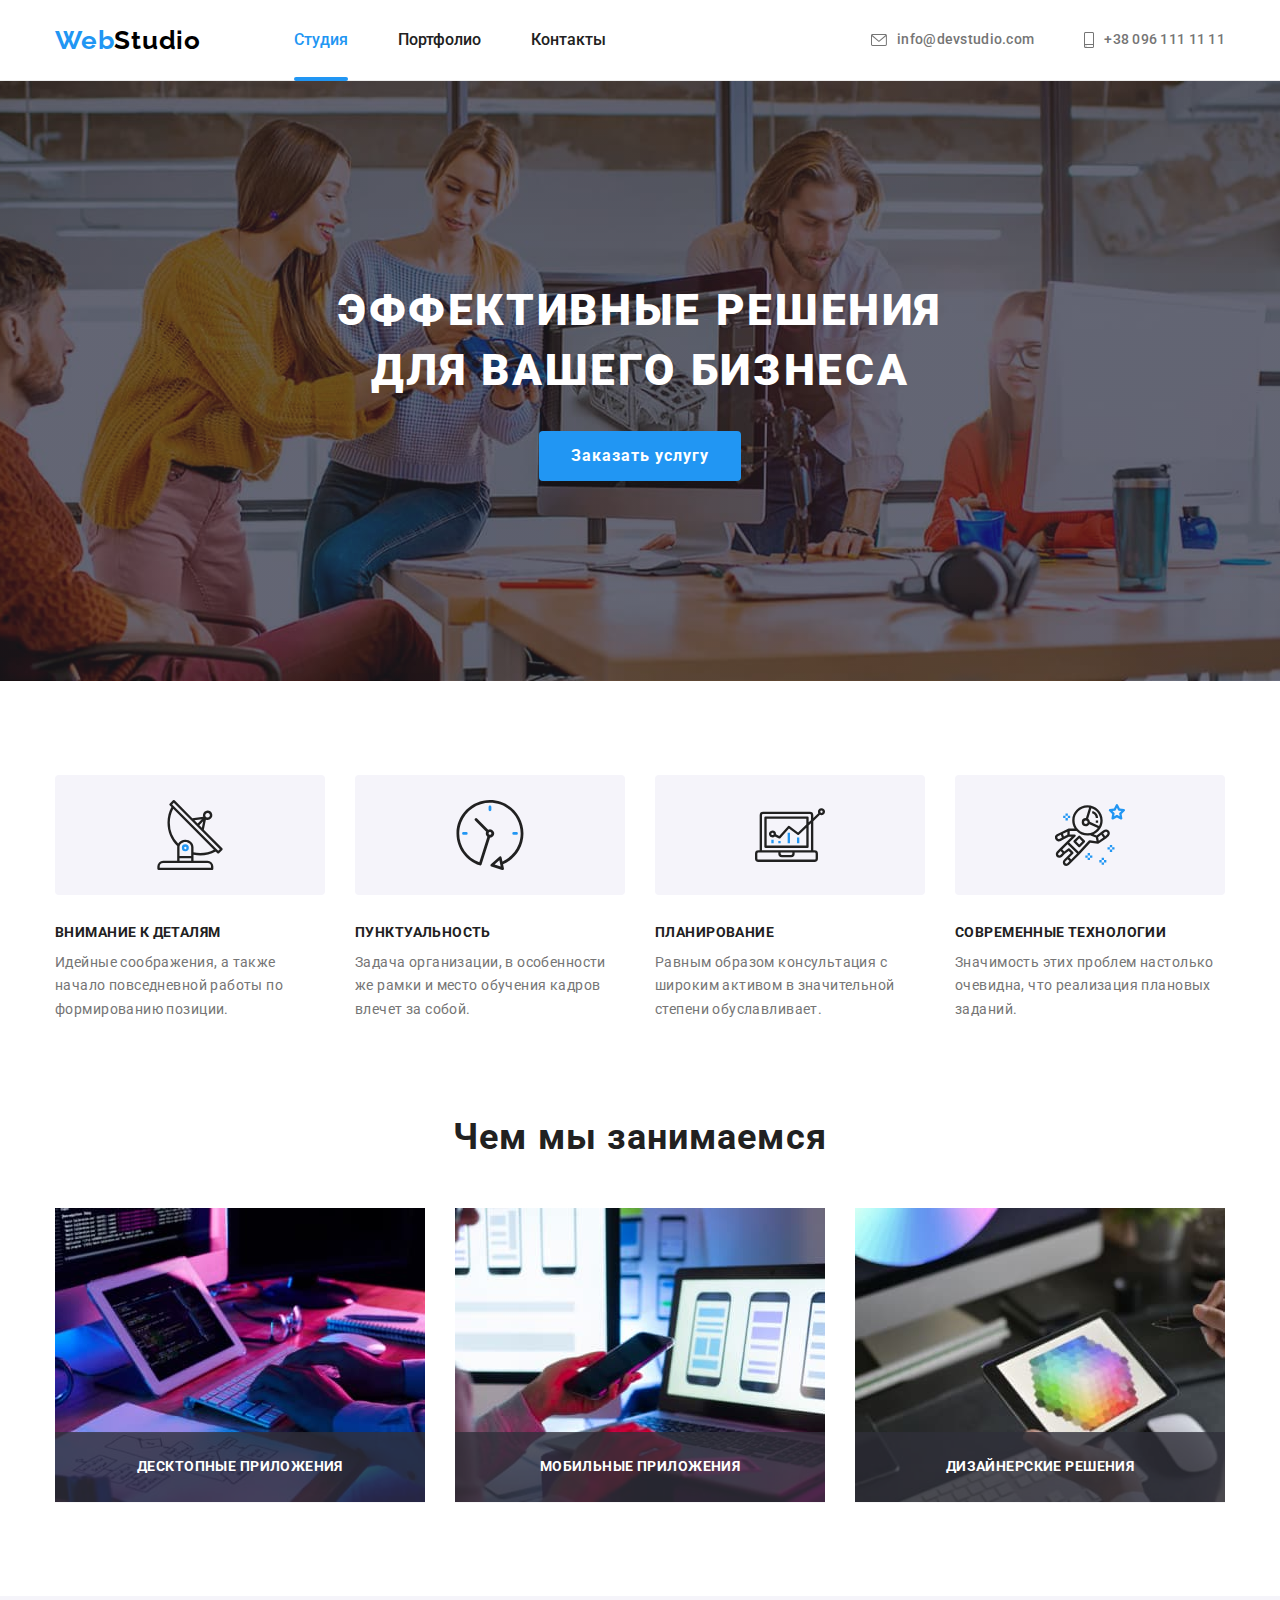
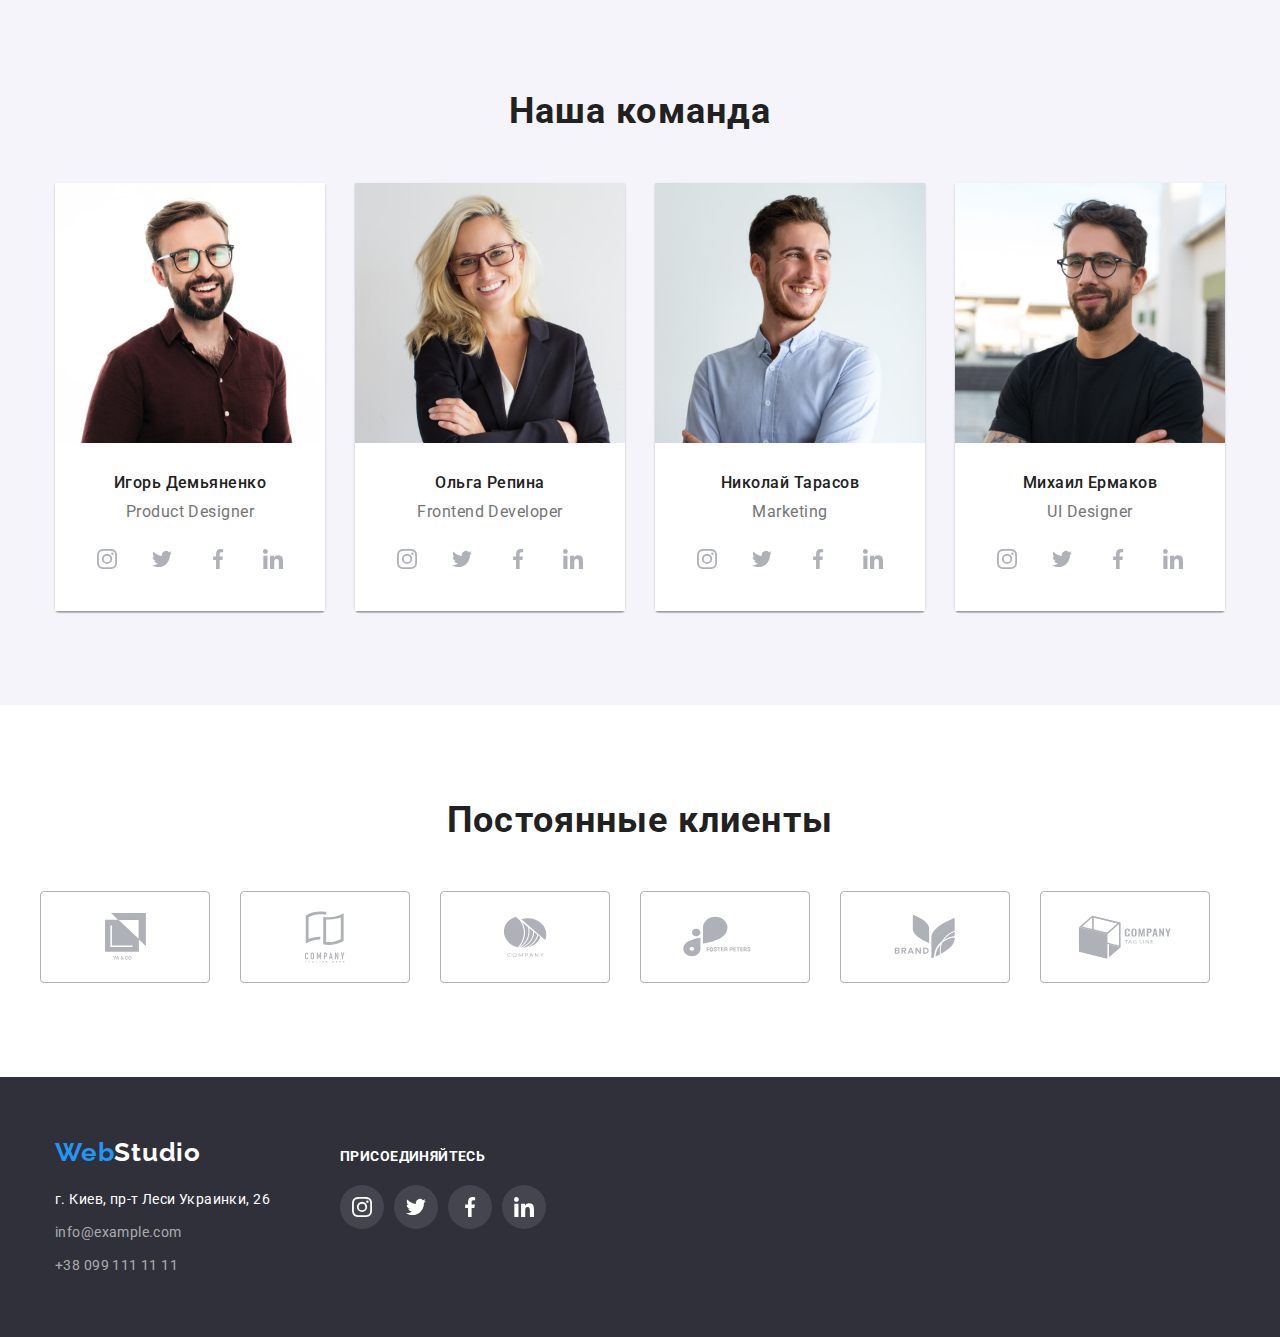
<file: index.html>
<!DOCTYPE html>
<html lang="ru">
<head>
    <meta charset="UTF-8">
    <meta http-equiv="X-UA-Compatible" content="IE=edge">
    <meta name="viewport" content="width=device-width, initial-scale=1.0">
    <title lang="en">Studio</title>
    <link rel="stylesheet" href="https://cdnjs.cloudflare.com/ajax/libs/modern-normalize/1.0.0/modern-normalize.min.css"/>
    <link rel="preconnect" href="https://fonts.gstatic.com">
    <link href="https://fonts.googleapis.com/css2?family=Raleway:wght@700&family=Roboto:wght@400;500;700;900&display=swap"
        rel="stylesheet">
    <link rel="stylesheet" href="./css/styles.css">
</head>
<body>
    <header class="menu">
        <div class="container">
            <nav class="nav-section">
                <a class="logo link" href="index.html"><span lang="en">Web</span><span lang="en"
                        class="header-studio">Studio</span></a>
                <ul class="site-nav list">
                    <li class="item"><a href="" class="nav-list-item current link">Студия</a></li>
                    <li class="item"><a href="portfolio.html" class="nav-list-item link">Портфолио</a></li>
                    <li class="item"><a href="" class="nav-list-item link">Контакты</a></li>
                </ul>
            </nav>
        <!--contacts-->
            <ul class="contact-list list">
                <li class="item">
                    <a href="mailto:info@devstudio.com" class="contact-list-item link">
                        <svg class="icon-envelope">
                            <use href="./images/icons.svg#icon-envelope"></use>
                        </svg>
                    info@devstudio.com
                    </a>
                </li>
                <li class="item">
                    <a href="tel:+380961111111" class="contact-list-item link">
                        <svg class="icon-smartphone">
                            <use href="./images/icons.svg#icon-smartphone"></use>
                        </svg>
                        +38 096 111 11 11
                    </a>
                </li>
            </ul>
        </div>
    </header>
    <main>
        <!--hero-->
            <section class="hero-section">
                <div class="container">
                    <h1 class="hero-title">Эффективные решения для вашего бизнеса</h1>
                    <button class="modal-btn" type="button" data-modal-open>Заказать услугу</button>
                </div>
            </section>
        <!--our_methods-->
            <section class="our-methods-section">
                <div class="container">
                    <h2 class="visually-hidden">our_methods</h2>
                    <ul class="methods-list list">
                        <li class="methods-list-item">
                            <div class="box-icon-methods">
                                <svg class="icon-methods">
                                    <use href="./images/icons.svg#icon-antenna-1"></use>
                                </svg>
                            </div>
                            <h3 class="methods-list-item-title">Внимание к деталям</h3>
                            <p class="methods-list-item-text">Идейные соображения, а также начало повседневной работы по формированию позиции.</p>
                        </li>
                        <li class="methods-list-item">
                            <div class="box-icon-methods">
                                <svg class="icon-methods">
                                    <use href="./images/icons.svg#icon-clock"></use>
                                </svg>
                            </div>
                            <h3 class="methods-list-item-title">Пунктуальность</h3>
                            <p class="methods-list-item-text">Задача организации, в особенности же рамки и место обучения кадров влечет за собой.</p>
                        </li>
                        <li class="methods-list-item">
                            <div class="box-icon-methods">
                                <svg class="icon-methods">
                                    <use href="./images/icons.svg#icon-diagram"></use>
                                </svg>
                            </div>
                            <h3 class="methods-list-item-title">Планирование</h3>
                            <p class="methods-list-item-text">Равным образом консультация с широким активом в значительной степени обуславливает.</p>
                        </li>
                        <li class="methods-list-item">
                            <div class="box-icon-methods">
                                <svg class="icon-methods">
                                    <use href="./images/icons.svg#icon-astronaut"></use>
                                </svg>
                            </div>
                            <h3 class="methods-list-item-title">Современные технологии</h3>
                            <p class="methods-list-item-text">Значимость этих проблем настолько очевидна, что реализация плановых заданий.</p>
                        </li>
                    </ul>
                </div>
            </section>
            <!--tasks-->
            <section class="tasks">
                <div class="container">
                    <h2 class="tasks-command-title">Чем мы занимаемся</h2>
                        <ul class="tasks-images list">
                            <li class="tasks-images-item"><img class="gap" src="./images/tasks/box1.jpeg" alt="разрабочик создет програмный код на компьютере" width="370">
                                <div class="tasks-text">
                                    <p class="tasks-text-item">Десктопные приложения</p>
                                </div>
                            </li>
                            <li class="tasks-images-item"><img class="gap" src="./images/tasks/box2.jpeg" alt="визуализация адаптации отображения приложения на смартфоне" width="370">
                                <div class="tasks-text">
                                    <p class="tasks-text-item">Мобильные приложения</p>
                                </div>
                            </li>
                            <li class="tasks-images-item"><img class="gap" src="./images/tasks/box3.jpeg" alt="работа с выбором цвета на дисплее планшета" width="370">
                                <div class="tasks-text">
                                    <p class="tasks-text-item">Дизайнерские решения</p>
                                </div>
                            </li>
                        </ul>
                </div>
            </section>
        <!--command-->
            <section class="command-section">
                <div class="container">
                    <h2 class="tasks-command-title">Наша команда</h2>
                        <ul class="command-list list">
                            <li class="command-list-item"><img class="thumb-image" src="./images/command/img_0.jpeg" alt="технический специалист Игорь" width="270">
                                <div class="command-thumb">
                                    <h3 class="command-list-item-title">Игорь Демьяненко</h3>
                                    <p class="command-list-item-text" lang="en">Product Designer</p>
                                    <ul class="social-list list">
                                        <li class="social-list-item">
                                            <a href="" class="social-list-link">
                                            <svg class="icon-social-link">
                                                <use href="./images/icons.svg#icon-instagram"></use>
                                            </svg>
                                        </a></li>
                                        <li class="social-list-item">
                                            <a href="" class="social-list-link">
                                            <svg class="icon-social-link">
                                                <use href="./images/icons.svg#icon-twitter"></use>
                                            </svg>
                                        </a></li>
                                        <li class="social-list-item">
                                            <a href="" class="social-list-link">
                                            <svg class="icon-social-link">
                                                <use href="./images/icons.svg#icon-facebook"></use>
                                            </svg>
                                        </a></li>
                                        <li class="social-list-item">
                                            <a href="" class="social-list-link">
                                            <svg class="icon-social-link">
                                                <use href="./images/icons.svg#icon-linkedin"></use>
                                            </svg>
                                        </a></li>
                                    </ul>
                                </div>
                            </li>
                            <li class="command-list-item"><img class="thumb-image" src="./images/command/img_1.jpeg" alt="технический специалист Ольга" width="270">
                                <div class="command-thumb">
                                    <h3 class="command-list-item-title">Ольга Репина</h3>
                                    <p class="command-list-item-text" lang="en">Frontend Developer</p>
                                    <ul class="social-list list">
                                        <li class="social-list-item">
                                            <a href="" class="social-list-link">
                                                <svg class="icon-social-link">
                                                    <use href="./images/icons.svg#icon-instagram"></use>
                                                </svg>
                                            </a>
                                        </li>
                                        <li class="social-list-item">
                                            <a href="" class="social-list-link">
                                                <svg class="icon-social-link">
                                                    <use href="./images/icons.svg#icon-twitter"></use>
                                                </svg>
                                            </a>
                                        </li>
                                        <li class="social-list-item">
                                            <a href="" class="social-list-link">
                                                <svg class="icon-social-link">
                                                    <use href="./images/icons.svg#icon-facebook"></use>
                                                </svg>
                                            </a>
                                        </li>
                                        <li class="social-list-item">
                                            <a href="" class="social-list-link">
                                                <svg class="icon-social-link">
                                                    <use href="./images/icons.svg#icon-linkedin"></use>
                                                </svg>
                                            </a>
                                        </li>
                                    </ul>
                                </div>
                            </li>
                            <li class="command-list-item"><img class="thumb-image" src="./images/command/img_2.jpeg" alt="технический специалист Николай" width="270">
                                <div class="command-thumb">
                                    <h3 class="command-list-item-title">Николай Тарасов</h3>
                                    <p class="command-list-item-text" lang="en">Marketing</p>
                                    <ul class="social-list list">
                                        <li class="social-list-item">
                                            <a href="" class="social-list-link">
                                                <svg class="icon-social-link">
                                                    <use href="./images/icons.svg#icon-instagram"></use>
                                                </svg>
                                            </a>
                                        </li>
                                        <li class="social-list-item">
                                            <a href="" class="social-list-link">
                                                <svg class="icon-social-link">
                                                    <use href="./images/icons.svg#icon-twitter"></use>
                                                </svg>
                                            </a>
                                        </li>
                                        <li class="social-list-item">
                                            <a href="" class="social-list-link">
                                                <svg class="icon-social-link">
                                                    <use href="./images/icons.svg#icon-facebook"></use>
                                                </svg>
                                            </a>
                                        </li>
                                        <li class="social-list-item">
                                            <a href="" class="social-list-link">
                                                <svg class="icon-social-link">
                                                    <use href="./images/icons.svg#icon-linkedin"></use>
                                                </svg>
                                            </a>
                                        </li>
                                    </ul>
                                </div>
                            </li>
                            <li class="command-list-item"><img class="thumb-image" src="./images/command/img_3.jpeg" alt="технический специалист Михаил" width="270">
                                <div class="command-thumb">
                                    <h3 class="command-list-item-title">Михаил Ермаков</h3>
                                    <p class="command-list-item-text" lang="en">UI Designer</p>
                                    <ul class="social-list list">
                                        <li class="social-list-item">
                                            <a href="" class="social-list-link">
                                                <svg class="icon-social-link">
                                                    <use href="./images/icons.svg#icon-instagram"></use>
                                                </svg>
                                            </a>
                                        </li>
                                        <li class="social-list-item">
                                            <a href="" class="social-list-link">
                                                <svg class="icon-social-link">
                                                    <use href="./images/icons.svg#icon-twitter"></use>
                                                </svg>
                                            </a>
                                        </li>
                                        <li class="social-list-item">
                                            <a href="" class="social-list-link">
                                                <svg class="icon-social-link">
                                                    <use href="./images/icons.svg#icon-facebook"></use>
                                                </svg>
                                            </a>
                                        </li>
                                        <li class="social-list-item">
                                            <a href="" class="social-list-link">
                                                <svg class="icon-social-link">
                                                    <use href="./images/icons.svg#icon-linkedin"></use>
                                                </svg>
                                            </a>
                                        </li>
                                    </ul>
                                </div>
                            </li>
                        </ul>
                </div>
            </section>
            <!-- CLIENTS -->
            <section class="clients">
                <div class="container">
                    <h2 class="clients-title">Постоянные клиенты</h2>
                    <ul class="clients-list list">
                        <li class="clients-list-item">
                            <a href="" class="clients-list-link">
                                <svg class="icon-clients" width=41px height=47px>
                                    <use href="./images/icons.svg#icon-group0"></use>
                                </svg>
                            </a>
                        </li>
                        <li class="clients-list-item">
                            <a href="" class="clients-list-link">
                                <svg class="icon-clients" width=40px height=52px>
                                    <use href="./images/icons.svg#icon-group-1"></use>
                                </svg>
                            </a>
                        </li>
                        <li class="clients-list-item">
                            <a href="" class="clients-list-link">
                                <svg class="icon-clients" width=44px height=41px>
                                    <use href="./images/icons.svg#icon-group-2"></use>
                                </svg>
                            </a>
                        </li>
                        <li class="clients-list-item">
                            <a href="" class="clients-list-link">
                                <svg class="icon-clients" width=84px height=41px>
                                    <use href="./images/icons.svg#icon-group-3"></use>
                                </svg>
                            </a>
                        </li>
                        <li class="clients-list-item">
                            <a href="" class="clients-list-link">
                                <svg class="icon-clients" width=62px height=45px>
                                    <use href="./images/icons.svg#icon-group-4"></use>
                                </svg>
                            </a>
                        </li>
                        <li class="clients-list-item">
                            <a href="" class="clients-list-link">
                                <svg class="icon-clients" width=94px height=44px>
                                    <use href="./images/icons.svg#icon-group-5"></use>
                                </svg>
                            </a>
                        </li>
                    </ul>
                </div>
            </section>
    </main>
    <footer class="footer-section">
        <div class="container">
            <div class="footer-basic">
                <a class="logo link" href="index.html"><span lang="en">Web</span><span lang="en" class="footer-studio">Studio</span></a>
                <address class="address-list">
                    <ul class="list">
                        <li class="address-list-item"><a href="https://goo.gl/maps/wNvCTapRVfwGsnRAA" target="_blank" rel="noopener noofferer" class="geoposition link">г. Киев, пр-т Леси Украинки, 26</a></li>
                        <li class="address-list-item"><a href="mailto:info@example.com" class="address-link link">info@example.com</a></li>
                        <li class="address-list-item"><a href="tel:+380991111111" class="address-link link">+38 099 111 11 11</a></li>
                    </ul>
                </address>
            </div>
            <div class="join">
                <h3 class="join-title">присоединяйтесь</h3>
                <ul class="social-list-footer list">
                    <li class="social-list-item-footer">
                        <a href="" class="social-list-link-footer">
                            <svg class="icon-social-link">
                                <use href="./images/icons.svg#icon-instagram"></use>
                            </svg>
                        </a>
                    </li>
                    <li class="social-list-item-footer">
                        <a href="" class="social-list-link-footer">
                            <svg class="icon-social-link">
                                <use href="./images/icons.svg#icon-twitter"></use>
                            </svg>
                        </a>
                    </li>
                    <li class="social-list-item-footer">
                        <a href="" class="social-list-link-footer">
                            <svg class="icon-social-link">
                                <use href="./images/icons.svg#icon-facebook"></use>
                            </svg>
                        </a>
                    </li>
                    <li class="social-list-item-footer">
                        <a href="" class="social-list-link-footer">
                            <svg class="icon-social-link">
                                <use href="./images/icons.svg#icon-linkedin"></use>
                            </svg>
                        </a>
                    </li>
                </ul>
            </div>
        </div>
    </footer>

    <div class="backdrop is-hidden" data-modal>
        <div class="modal" data-modal-close>
            <button type="button" class="close-btn">
                <svg class="icon-close-btn" width=18px height=18px>
                    <use href="./images/icons.svg#icon-close-black-18dp-2-1"></use>
                </svg>
            </button>
        </div>
    </div>
    <script src="./js/modal.js"></script>
</body>
</html>
</file>
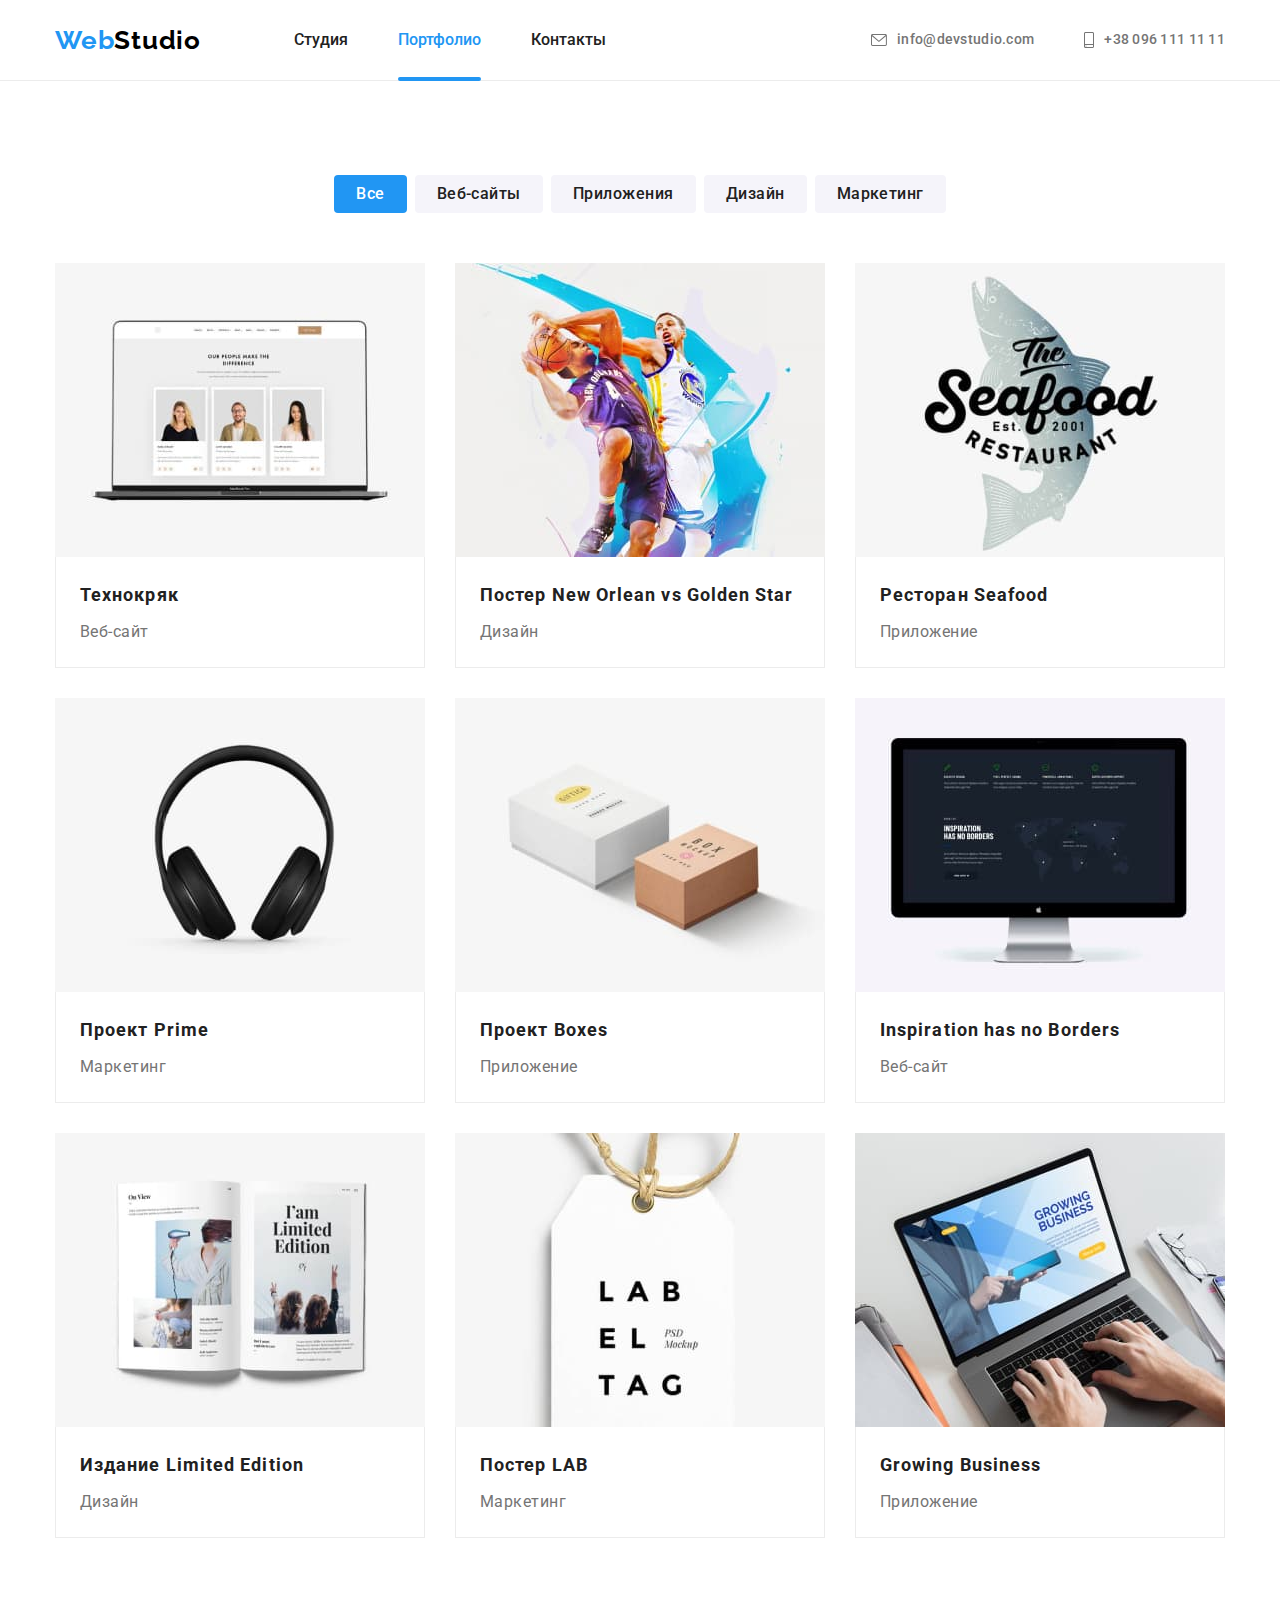
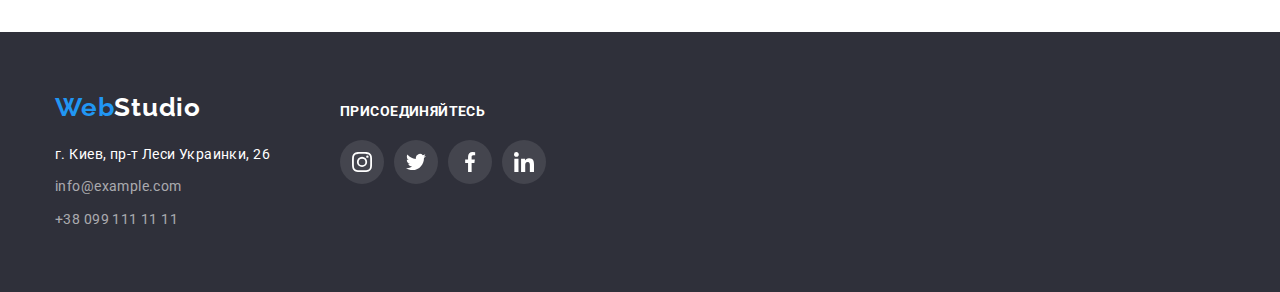
<file: portfolio.html>
<!DOCTYPE html>
<html lang="ru">
<head>
    <meta charset="UTF-8">
    <meta http-equiv="X-UA-Compatible" content="IE=edge">
    <meta name="viewport" content="width=device-width, initial-scale=1.0">
    <title lang="en">Studio</title>
    <link rel="preconnect" href="https://fonts.gstatic.com">
    <link href="https://fonts.googleapis.com/css2?family=Raleway:wght@700&family=Roboto:wght@400;500;700;900&display=swap"
        rel="stylesheet">
    <link rel="stylesheet" href="https://cdnjs.cloudflare.com/ajax/libs/modern-normalize/1.0.0/modern-normalize.min.css" />
    <link rel="stylesheet" href="./css/styles.css">
</head>
<body>
    <header class="menu">
        <div class="container">
            <nav class="nav-section">
                <a class="logo link" href="index.html"><span lang="en">Web</span><span lang="en"
                        class="header-studio">Studio</span></a>
                <ul class="site-nav list">
                    <li class="item"><a href="index.html" class="nav-list-item link">Студия</a></li>
                    <li class="item"><a href="" class="nav-list-item current link">Портфолио</a></li>
                    <li class="item"><a href="" class="nav-list-item link">Контакты</a></li>
                </ul>
            </nav>
            <!--contacts-->
            <ul class="contact-list list">
                <li class="item">
                    <a href="mailto:info@devstudio.com" class="contact-list-item link">
                        <svg class="icon-envelope">
                            <use href="./images/icons.svg#icon-envelope"></use>
                        </svg>
                        info@devstudio.com
                    </a>
                </li>
                <li class="item">
                    <a href="tel:+380961111111" class="contact-list-item link">
                        <svg class="icon-smartphone">
                            <use href="./images/icons.svg#icon-smartphone"></use>
                        </svg>
                        +38 096 111 11 11
                    </a>
                </li>
            </ul>
        </div>
    </header>
    <main>
        <!-- filter -->
      <section class="port">
          <div class="container">
            <h1 class="visually-hidden">portfolio</h1>
                <h2 class="visually-hidden">filter</h2>
                    <ul class="btn-portfolio list">
                        <li class="btn-portfolio-item"><button class="modal-btn-portfolio current" type="button">Все</button></li>
                        <li class="btn-portfolio-item"><button class="modal-btn-portfolio" type="button">Веб-сайты</button></li>
                        <li class="btn-portfolio-item"><button class="modal-btn-portfolio" type="button">Приложения</button></li>
                        <li class="btn-portfolio-item"><button class="modal-btn-portfolio" type="button">Дизайн</button></li>
                        <li class="btn-portfolio-item"><button class="modal-btn-portfolio" type="button">Маркетинг</button></li>
                    </ul>
            <!-- menu -->
                <h2 class="visually-hidden">projects</h2>
                    <ul class="thumb-list list">
                        <li class="thumb">
                            <a href="" class="thumb-link link">
                                <div class="thumb-box">
                                    <img class="thumb-image" src="./images/port/img-0.jpeg" alt="наши специалисты">
                                    <p class="overlay">Технокряк это современная площадка распространения коронавируса. Компании используют эту платформу для цифрового шпионажа и атак на защищённые сервера конкурентов.</p>
                                </div>
                                <div class="thumb-text">
                                    <h3>Технокряк</h3>
                                    <p>Веб-сайт</p>
                                </div>
                            </a>
                        </li>
                        <li class="thumb">
                            <a href="" class="thumb-link link">
                                <div class="thumb-box">
                                    <img class="thumb-image" src="./images/port/img-1.jpeg" alt="игра в баскетбол">
                                    <p class="overlay">Технокряк это современная площадка распространения коронавируса. Компании используют эту платформу для цифрового шпионажа и атак на защищённые сервера конкурентов.</p>
                                </div>
                                <div class="thumb-text">
                                    <h3>Постер <span lang="en">New Orlean vs Golden Star</span></h3>
                                    <p>Дизайн</p>
                                </div>
                            </a>
                        </li>
                        <li class="thumb">
                            <a href="" class="thumb-link link">
                                <div class="thumb-box">
                                    <img class="thumb-image" src="./images/port/img-2.jpeg" alt="логотип рыбного ресторана">
                                    <p class="overlay">Технокряк это современная площадка распространения коронавируса. Компании используют эту платформу для цифрового шпионажа и атак на защищённые сервера конкурентов.</p>
                                </div>
                                <div class="thumb-text">
                                    <h3>Ресторан <span lang="en">Seafood</span></h3>
                                    <p>Приложение</p>
                                </div>
                            </a>
                        </li>
                        <li class="thumb">
                            <a href="" class="thumb-link link">
                                <div class="thumb-box">
                                    <img class="thumb-image" src="./images/port/img-3.jpeg" alt="наушники">
                                    <p class="overlay">Технокряк это современная площадка распространения коронавируса. Компании используют эту платформу для цифрового шпионажа и атак на защищённые сервера конкурентов.</p>
                                </div>
                                <div class="thumb-text">
                                    <h3>Проект <span lang="en">Prime</span></h3>
                                    <p>Маркетинг</p>
                                </div>
                            </a>
                        </li>
                        <li class="thumb">
                            <a href="" class="thumb-link link">
                                <div class="thumb-box">
                                    <img class="thumb-image" src="./images/port/img-4.jpeg" alt="коробки">
                                    <p class="overlay">Технокряк это современная площадка распространения коронавируса. Компании используют эту платформу для цифрового шпионажа и атак на защищённые сервера конкурентов.</p>
                                </div>
                                <div class="thumb-text">
                                    <h3>Проект <span lang="en">Boxes</span></h3>
                                    <p>Приложение</p>
                                </div>
                            </a>
                        </li>
                        <li class="thumb">
                            <a href="" class="thumb-link link">
                                <div class="thumb-box">
                                    <img class="thumb-image" src="./images/port/img-5.jpeg" alt="монитор">
                                    <p class="overlay">Технокряк это современная площадка распространения коронавируса. Компании используют эту платформу для цифрового шпионажа и атак на защищённые сервера конкурентов.</p>
                                </div>
                                <div class="thumb-text">
                                    <h3><span lang="en">Inspiration has no Borders</span></h3>
                                    <p>Веб-сайт</p>
                                </div>
                            </a>
                        </li>
                        <li class="thumb">
                            <a href="" class="thumb-link link">
                                <div class="thumb-box">
                                    <img class="thumb-image" src="./images/port/img-6.jpeg" alt="журнал">
                                    <p class="overlay">Технокряк это современная площадка распространения коронавируса. Компании используют эту платформу для цифрового шпионажа и атак на защищённые сервера конкурентов.</p>
                                </div>
                                <div class="thumb-text">
                                    <h3>Издание <span lang="en">Limited Edition</span></h3>
                                    <p>Дизайн</p>
                                </div>
                            </a>
                        </li>
                        <li class="thumb">
                            <a href="" class="thumb-link link">
                                <div class="thumb-box">
                                    <img class="thumb-image" src="./images/port/img-7.jpeg" alt="этикетка">
                                    <p class="overlay">Технокряк это современная площадка распространения коронавируса. Компании используют эту платформу для цифрового шпионажа и атак на защищённые сервера конкурентов.</p>
                                </div>
                                <div class="thumb-text">
                                    <h3>Постер <span lang="en">LAB</span></h3>
                                    <p>Маркетинг</p>
                                </div>
                            </a>
                        </li>
                        <li class="thumb">
                            <a href="" class="thumb-link link">
                                <div class="thumb-box">
                                    <img class="thumb-image" src="./images/port/img-8.jpeg" alt="лэптоп">
                                    <p class="overlay">Технокряк это современная площадка распространения коронавируса. Компании используют эту платформу для цифрового шпионажа и атак на защищённые сервера конкурентов.</p>
                                </div>
                                
                                <div class="thumb-text">
                                    <h3><span lang="en">Growing Business</span></h3>
                                    <p>Приложение</p>
                                </div>
                            </a>
                        </li>
                    </ul>
            </div>
      </section>
    </main>
    <footer class="footer-section">
        <div class="container">
            <div class="footer-basic">
                <a class="logo link" href="index.html"><span lang="en">Web</span><span lang="en"
                        class="footer-studio">Studio</span></a>
                <address class="address-list">
                    <ul class="list">
                        <li class="address-list-item"><a href="https://goo.gl/maps/wNvCTapRVfwGsnRAA" target="_blank"
                                rel="noopener noofferer" class="geoposition link">г. Киев, пр-т Леси Украинки, 26</a></li>
                        <li class="address-list-item"><a href="mailto:info@example.com"
                                class="address-link link">info@example.com</a></li>
                        <li class="address-list-item"><a href="tel:+380991111111" class="address-link link">+38 099 111 11
                                11</a></li>
                    </ul>
                </address>
            </div>
            <div class="join">
                <h3 class="join-title">присоединяйтесь</h3>
                <ul class="social-list-footer list">
                    <li class="social-list-item-footer">
                        <a href="" class="social-list-link-footer">
                            <svg class="icon-social-link">
                                <use href="./images/icons.svg#icon-instagram"></use>
                            </svg>
                        </a>
                    </li>
                    <li class="social-list-item-footer">
                        <a href="" class="social-list-link-footer">
                            <svg class="icon-social-link">
                                <use href="./images/icons.svg#icon-twitter"></use>
                            </svg>
                        </a>
                    </li>
                    <li class="social-list-item-footer">
                        <a href="" class="social-list-link-footer">
                            <svg class="icon-social-link">
                                <use href="./images/icons.svg#icon-facebook"></use>
                            </svg>
                        </a>
                    </li>
                    <li class="social-list-item-footer">
                        <a href="" class="social-list-link-footer">
                            <svg class="icon-social-link">
                                <use href="./images/icons.svg#icon-linkedin"></use>
                            </svg>
                        </a>
                    </li>
                </ul>
            </div>
        </div>
    </footer>
</body>

</html>
</file>
<file: css/styles.css>
/* ============ styles for root ============ */
/* черный цвет текста логотипа #000000 */
/* цвет заголовков #212121 */
/* цвет абзацев #757575 */
/* посвечивание активных страниц, а также при ховере и фокусе цвет #2196f3*/
/* цвет #FFFFFF изменение цвета текста при ховере и фокусе; цвет фона блока "навигация" */
/* цвет фона героя и футера 2F303A */
/* цвет фона секции "команда" */
/* цвет текста с прозрачностью в футере rgba(255, 255, 255, 0.6)*/
/* зазор между карточками в 30 пикселей "card-gap"*/
/* цвет границы хедера и карточек портфолио --line-color: rgba(236, 236, 236, 1) */
/* цвет символов иконок rgba(175, 177, 184, 1) */
/* время перехода 250ms */
/* функция перехода cubic-bezier(0.4, 0, 0.2, 1) */
/* цвет фона под блоком текста в карточках tasks */
:root {
  --logo-black-textcolor: #000000;
  --title-textcolor: #212121;
  --paragraph-textcolor: #757575;
  --theme-textcolor: #2196f3;
  --hover-textcolor: #ffffff;
  --main-background-color: #2f303a;
  --command-section-background-color: #f5f4fa;
  --footer-contacts-textcolor: rgba(255, 255, 255, 0.6);
  --card-gap: 30px;
  --line-color: rgba(236, 236, 236, 1);
  --icon-symbol-color: rgba(175, 177, 184, 1);
  --time-transition-duration: 250ms;
  --timing-function: cubic-bezier(0.4, 0, 0.2, 1);
  --tasks-text-background: rgba(47, 48, 58, 0.8);
}
/* COMPONENTS */
.container {
  width: 1200px;
  margin-left: auto;
  margin-right: auto;
  padding-left: 15px;
  padding-right: 15px;
}
/* END COMPONENTS */
/* ============ styles for body ============ */
.list {
  list-style: none;
}
.link {
  text-decoration: none;
}
body {
  font-family: "Roboto", sans-serif;
}
h1,
h2,
h3,
h4,
h5,
h6,
p,
ul {
  margin-top: 0px;
  margin-bottom: 0px;
  padding-left: 0px;
}
/* обнуление свойств кнопки */
.button,
.modal-btn,
.modal-btn-portfolio {
  border: none;
  background: transparent;
  color: inherit;
  font-family: inherit;
  cursor: pointer;
}
/* обнуление свойств изображений */
.img {
  max-width: 100%;
  height: auto;
}
/* ============ styles for header ============ */
.contact-list-item,
.contact-list,
.site-nav,
.nav-section,
.menu .container {
  display: flex;
  align-items: center;
}
.menu {
  border-bottom: var(--line-color) solid 1px;
}
.logo {
  font-family: "Raleway";
  font-weight: 700;
  font-size: 26px;
  line-height: 1.19;
  letter-spacing: 0.03em;
  color: var(--theme-textcolor);
}
.header-studio {
  color: var(--logo-black-textcolor);
}
.site-nav {
  margin-left: 93px;
}
.nav-list-item,
.contact-list-item {
  transition-property: color;
  transition-duration: var(--time-transition-duration);
  transition-timing-function: var(--timing-function);
  font-weight: 500;
  padding: 32px 0px;
}
.nav-list-item {
  position: relative;
  color: var(--title-textcolor);
}
.nav-list-item:hover,
.nav-list-item:focus {
  color: var(--theme-textcolor);
}
.contact-list-item {
  font-size: 14px;
  line-height: 1.14;
  letter-spacing: 0.02em;
  color: var(--paragraph-textcolor);
}
.contact-list-item:hover,
.contact-list-item:focus {
  color: var(--theme-textcolor);
}
.site-nav .nav-list-item.current {
  color: var(--theme-textcolor);
}
.nav-list-item.current::after {
  position: absolute;
  content: "";
  bottom: 0;
  left: 0;
  width: 100%;
  height: 4px;
  border-radius: 2px;
  background-color: #2196f3;
}
.site-nav .item:not(:last-child) {
  margin-right: 50px;
}
.contact-list {
  margin-left: auto;
}
.contact-list .item:not(:last-child) {
  margin-right: 50px;
}
.icon-envelope {
  width: 16px;
  height: 12px;
  margin-right: 10px;
  fill: currentColor;
}
.icon-smartphone {
  width: 10px;
  height: 16px;
  margin-right: 10px;
  fill: currentColor;
}
/* ============ styles for hero ============ */
.hero-section {
  text-align: center;
  padding-top: 200px;
  padding-bottom: 200px;
  margin: 0 auto;
  max-width: 100%;
  background-color: var(--main-background-color);
  background-image: linear-gradient(
      rgba(47, 48, 58, 0.4),
      rgba(47, 48, 58, 0.4)
    ),
    url(../images/hat/Img-hat.jpeg);
  background-position: center;
  background-repeat: no-repeat;
  background-size: cover;
}
.hero-section .container {
  width: 696px;
}
.hero-title {
  font-weight: 900;
  font-size: 44px;
  line-height: 1.36;
  letter-spacing: 0.06em;
  text-transform: uppercase;
  color: var(--hover-textcolor);
}
.modal-btn {
  transition-property: background-color;
  transition-duration: var(--time-transition-duration);
  transition-timing-function: var(--timing-function);
  padding: 10px 32px;
  margin-top: var(--card-gap);
  border-radius: 4px;
  font-weight: 700;
  font-size: 16px;
  line-height: 1.87;
  letter-spacing: 0.06em;
  color: var(--hover-textcolor);
  background-color: var(--theme-textcolor);
}
.modal-btn:hover,
.modal-btn:focus {
  background-color: #188ce8;
}
/* ============ styles for our_methods ============ */
.visually-hidden {
  position: absolute;
  clip: rect(0 0 0 0);
  width: 1px;
  height: 1px;
  margin: -1px;
}
.our-methods-section {
  padding-top: 94px;
}
.methods-list {
  display: flex;
  margin-left: calc(-1 * var(--card-gap));
  padding: 0;
}
.methods-list-item {
  flex-basis: calc(100% / 4 - var(--card-gap));
  margin-left: var(--card-gap);
}
.methods-list-item-title {
  font-weight: 700;
  font-size: 14px;
  line-height: 1.14;
  letter-spacing: 0.03em;
  text-transform: uppercase;
  color: var(--title-textcolor);
}
.methods-list-item-text {
  margin-top: 10px;
  font-size: 14px;
  line-height: 1.71;
  letter-spacing: 0.03em;
  color: var(--paragraph-textcolor);
}
.icon-methods {
  width: 70px;
  height: 70px;
}
.box-icon-methods {
  display: flex;
  justify-content: center;
  align-items: center;
  width: 270px;
  height: 120px;
  margin-bottom: 30px;
  background: var(--command-section-background-color);
  border-radius: 4px;
}
/* ============ styles for tasks ============ */
.tasks {
  text-align: center;
  padding: 94px 0px;
}
.tasks-images {
  display: flex;
  margin-top: 50px;
  margin-left: calc(-1 * var(--card-gap));
}
.tasks-images-item {
  position: relative;
  margin-left: var(--card-gap);
}
.tasks-images > .tasks-images-item {
  flex-basis: calc((100% / 3) - var(--card-gap));
}
.tasks-images-item .gap {
  display: block;
}
.tasks-text {
  position: absolute;
  width: 100%;
  transform: translateY(-100%);
  padding: 27px 27px;
  background-color: var(--tasks-text-background);
}
.tasks-text-item {
  font-weight: 700;
  font-size: 14px;
  line-height: 1.14;
  text-align: center;
  letter-spacing: 0.03em;
  text-transform: uppercase;
  color: var(--hover-textcolor);
}
/* ============ styles for command ============ */
.command-section {
  padding-top: 94px;
  padding-bottom: 94px;
  width: 1600px;
  max-width: 100%;
  margin: 0 auto;
  background-color: var(--command-section-background-color);
}
.command-thumb {
  padding: 30px;
  background-color: var(--hover-textcolor);
}
.tasks-command-title {
  text-align: center;
  font-weight: 700;
  font-size: 36px;
  line-height: 1.17;
  letter-spacing: 0.03em;
  color: var(--title-textcolor);
}
.command-list {
  display: flex;
  margin-top: 50px;
  margin-left: calc(-1 * var(--card-gap));
}
.command-list > .command-list-item {
  flex-basis: calc((100% / 3) - var(--card-gap));
}
.command-list-item {
  text-align: center;
  box-shadow: 0px 1px 3px rgba(0, 0, 0, 0.12), 0px 1px 1px rgba(0, 0, 0, 0.14),
    0px 2px 1px rgba(0, 0, 0, 0.2);
  border-radius: 0px 0px 4px 4px;
  margin-left: var(--card-gap);
}
.command-list-item-title {
  font-weight: 500;
  font-size: 16px;
  line-height: 1.19;
  letter-spacing: 0.03em;
  color: var(--title-textcolor);
}
.command-list-item-text {
  margin-top: 10px;
  font-size: 16px;
  line-height: 1.19;
  letter-spacing: 0.03em;
  color: var(--paragraph-textcolor);
}
.social-list {
  display: flex;
  justify-content: space-between;
  margin-top: 16px;
}
.social-list-link {
  transition-property: background-color, fill;
  transition-duration: var(--time-transition-duration);
  transition-timing-function: var(--timing-function);
  display: flex;
  align-items: center;
  justify-content: center;
  width: 44px;
  height: 44px;
  border-radius: 50%;
  background-color: var(--card-gap);
  fill: var(--icon-symbol-color);
}
.social-list-link:hover,
.social-list-link:focus {
  background-color: var(--theme-textcolor);
  fill: var(--hover-textcolor);
}
.icon-social-link {
  width: 20px;
  height: 20px;
}
/* ============ styles for CLIENTS ============ */
.clients .container {
  padding: 94px 0px;
}
.clients-title {
  font-weight: 700;
  font-size: 36px;
  line-height: 1.17;
  text-align: center;
  letter-spacing: 0.03em;
  color: var(--title-textcolor);
}
.clients-list {
  display: flex;
  margin-top: 50px;
}
.clients-list .clients-list-item:not(:last-child) {
  margin-right: 30px;
}
.clients-list-link {
  transition-property: fill, border-color;
  transition-duration: var(--time-transition-duration);
  transition-timing-function: var(--timing-function);
  display: flex;
  align-items: center;
  justify-content: center;
  width: 170px;
  height: 92px;
  border: 1px solid #afb1b8;
  box-sizing: border-box;
  border-radius: 4px;
  fill: var(--icon-symbol-color);
}
.clients-list-link:hover,
.clients-list-link:focus {
  fill: var(--theme-textcolor);
  border-color: var(--theme-textcolor);
}
/* ============ styles for footer ============ */
.footer-section {
  padding: 60px 0px;
  width: 1600px;
  max-width: 100%;
  margin: 0 auto;
  background-color: var(--main-background-color);
}
.footer-studio {
  color: var(--hover-textcolor);
}
.address-list {
  margin-top: 20px;
  font-style: inherit;
}
.geoposition,
.address-link {
  font-weight: 400;
  font-size: 14px;
  line-height: 1.71;
  letter-spacing: 0.03em;
}
.geoposition {
  transition-property: color;
  transition-duration: var(--time-transition-duration);
  transition-timing-function: var(--timing-function);
  color: var(--hover-textcolor);
}
.geoposition:hover,
.geoposition:focus {
  color: var(--theme-textcolor);
}
.address-link {
  transition-property: color;
  transition-duration: var(--time-transition-duration);
  transition-timing-function: var(--timing-function);
  color: var(--footer-contacts-textcolor);
}
.address-link:hover,
.address-link:focus {
  color: var(--theme-textcolor);
}
.address-list-item {
  margin-top: 9px;
}
.address-list-item:first-child {
  margin-top: 0;
}
.social-list {
  display: flex;
  justify-content: space-between;
  margin-top: 16px;
}
.footer-section .container {
  display: flex;
  align-items: baseline;
}
.join {
  margin-left: 70px;
}
.join-title {
  text-transform: uppercase;
  font-weight: 700;
  font-size: 14px;
  line-height: 1.14;
  letter-spacing: 0.03em;
  color: var(--hover-textcolor);
}
.social-list-footer {
  display: flex;
  margin-top: 20px;
}
.social-list-item-footer:not(:last-child) {
  margin-right: 10px;
}
.social-list-link-footer {
  transition-property: background-color;
  transition-duration: var(--time-transition-duration);
  transition-timing-function: var(--timing-function);
  display: flex;
  align-items: center;
  justify-content: center;
  width: 44px;
  height: 44px;
  border-radius: 50%;
  background-color: rgba(255, 255, 255, 0.1);
  fill: var(--hover-textcolor);
}
.social-list-link-footer:hover,
.social-list-link-footer:focus {
  background-color: var(--theme-textcolor);
}
/* ============ styles for PAGE portfolio ============ */
.port {
  padding-top: 94px;
  padding-bottom: 94px;
}
.btn-portfolio {
  display: flex;
  justify-content: center;
  margin-bottom: 50px;
}
.modal-btn-portfolio {
  transition-property: color, background-color, box-shadow;
  transition-duration: var(--time-transition-duration);
  transition-timing-function: var(--timing-function);
  padding: 6px 22px;
  border-radius: 4px;
  font-weight: 500;
  font-size: 16px;
  line-height: 1.62;
  text-align: center;
  letter-spacing: 0.03em;
  color: var(--title-textcolor);
  background-color: var(--command-section-background-color);
}
.modal-btn-portfolio:hover,
.modal-btn-portfolio:focus {
  color: var(--hover-textcolor);
  background-color: var(--theme-textcolor);
  box-shadow: 0px 3px 1px rgba(0, 0, 0, 0.1), 0px 1px 2px rgba(0, 0, 0, 0.08),
    0px 2px 2px rgba(0, 0, 0, 0.12);
}
.btn-portfolio > .btn-portfolio-item:not(:last-child) {
  margin-right: 8px;
}
.btn-portfolio .modal-btn-portfolio.current {
  background-color: var(--theme-textcolor);
  color: var(--hover-textcolor);
}
.thumb-text h3 {
  font-weight: 700;
  font-size: 18px;
  line-height: 2;
  letter-spacing: 0.06em;
  color: var(--title-textcolor);
}
.thumb-text p {
  margin-top: 4px;
  font-weight: 400;
  font-size: 16px;
  line-height: 1.87;
  letter-spacing: 0.03em;
  color: var(--paragraph-textcolor);
}
.thumb-list {
  display: flex;
  flex-wrap: wrap;
  margin-left: calc(-1 * var(--card-gap));
  margin-top: calc(-1 * var(--card-gap));
}
.thumb-list .thumb {
  margin-left: var(--card-gap);
  margin-top: var(--card-gap);
  flex-basis: calc((100% / 3) - var(--card-gap));
}
.thumb-link {
  display: block;
  transition-property: box-shadow;
  transition-duration: var(--time-transition-duration);
  transition-timing-function: var(--timing-function);
}
.thumb-link:hover,
.thumb-link:focus {
  box-shadow: 0px 1px 1px rgba(0, 0, 0, 0.12), 0px 4px 4px rgba(0, 0, 0, 0.06),
    1px 4px 6px rgba(0, 0, 0, 0.16);
}
.thumb-image {
  display: block;
  width: 100%;
}
.thumb-text {
  padding: 20px 24px;
  border: var(--line-color) solid 1px;
  border-top: 0;
}
.thumb-box {
  position: relative;
  overflow: hidden;
}
.overlay {
  position: absolute;
  top: 0;
  left: 0;
  width: 100%;
  height: 100%;
  overflow: auto;
  padding: 63px 24px;
  background-color: rgba(33, 150, 243, 0.9);
  font-weight: 400;
  font-size: 18px;
  line-height: 1.56;
  letter-spacing: 0.03em;
  color: var(--hover-textcolor);

  transition-property: transform;
  transform: translateY(100%);
  transition: transform var(--time-transition-duration) linear;
}
.thumb-link:hover .overlay,
.thumb-link:focus .overlay {
  transform: translateY(0%);
}
/* ============ styles for MODAL WINDOW ============ */
.backdrop {
  position: fixed;
  top: 0;
  left: 0;
  width: 100vw;
  height: 100vh;
  background-color: rgbA(0, 0, 0, 0.7);

  opacity: 1;
  visibility: visible;
  pointer-events: auto;

  transition: opacity 500ms linear, visibility 500ms linear;
}
.modal {
  position: absolute;
  left: 50%;
  top: 50%;
  transform: translate(-50%, -50%);
  width: 528px;
  height: 580px;
  background-color: var(--hover-textcolor);
}
.close-btn {
  display: flex;
  align-items: center;
  justify-content: center;
  position: absolute;
  top: 8px;
  right: 8px;
  width: 30px;
  height: 30px;
  border-radius: 50%;
  border: 1px solid rgba(0, 0, 0, 0.1);
  background-color: transparent;
  cursor: pointer;
  padding: 0;
}
.is-hidden {
  opacity: 0;
  visibility: hidden;
  pointer-events: none;
}
</file>
